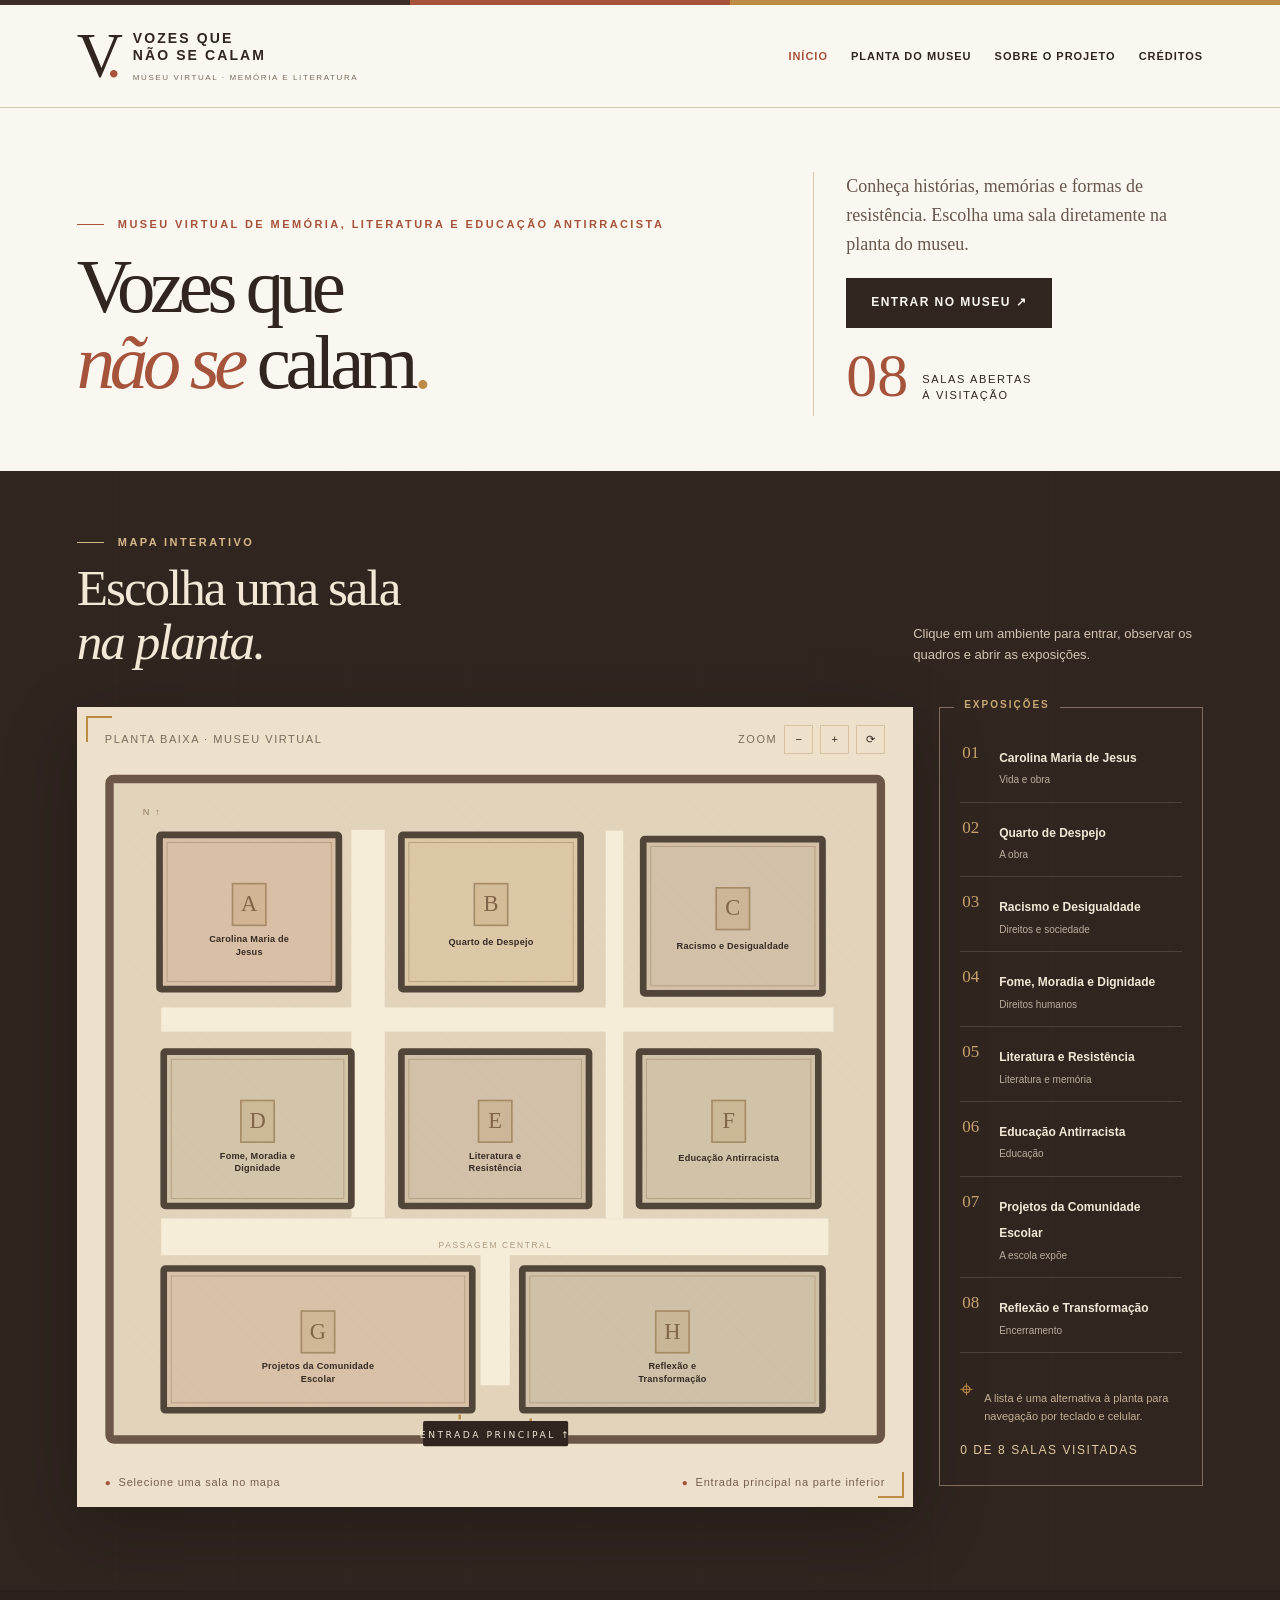
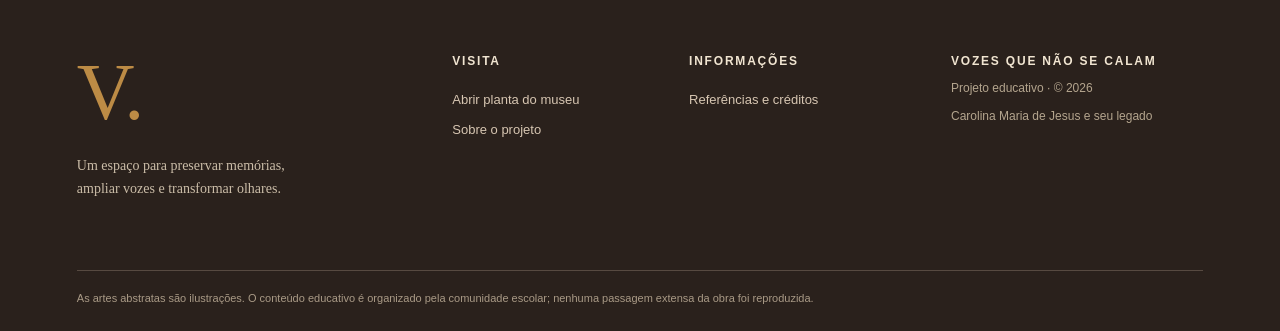
<file: index.html>
<!doctype html>
<html lang="pt-BR">
<head>
  <meta charset="utf-8">
  <meta name="viewport" content="width=device-width, initial-scale=1">
  <meta name="theme-color" content="#30251f">
  <meta name="description" content="Vozes que Não se Calam — Museu Virtual de Memória, Literatura e Educação Antirracista. Visite as salas pela planta interativa.">
  <title>Vozes que Não se Calam — Museu Virtual</title>
  <link rel="stylesheet" href="./css/style.css?v=planta-20261110-v4">
  <link rel="stylesheet" href="./css/responsive.css?v=planta-20261110-v4">
  <!-- Ordem IMPORTANTE: os dados são carregados antes da interface. -->
  <script defer src="./js/dados.js?v=planta-20261110-v4"></script>
  <script defer src="./js/utils.js?v=planta-20261110-v4"></script>
  <script defer src="./js/mapa.js?v=planta-20261110-v4"></script>
  <script defer src="./js/galerias.js?v=planta-20261110-v4"></script>
  <script defer src="./js/main.js?v=planta-20261110-v4"></script>
</head>
<body>
  <a class="skip-link" href="#main">Pular para o conteúdo</a>
  <div class="top-rule"></div>
  <header class="site-header" id="topo">
    <a class="brand" href="#inicio" aria-label="Vozes que Não se Calam — início">
      <span class="brand-symbol" aria-hidden="true">V<span>.</span></span>
      <span class="brand-name"><b>VOZES QUE</b><b>NÃO SE CALAM</b><small>MUSEU VIRTUAL · MEMÓRIA E LITERATURA</small></span>
    </a>
    <button class="mobile-menu" id="mobile-menu" aria-controls="main-nav" aria-expanded="false" aria-label="Abrir menu">☰</button>
    <nav class="main-nav" id="main-nav" aria-label="Navegação principal">
      <a href="#inicio" data-nav="inicio">Início</a>
      <a href="#explorar" data-nav="explorar">Planta do museu</a>
      <a href="#sobre" data-nav="sobre">Sobre o projeto</a>
      <a href="#creditos" data-nav="creditos">Créditos</a>
    </nav>
  </header>
  <main id="main" tabindex="-1">
    <div id="view" aria-live="polite">
      <section class="plain-page wrap"><div class="section-eyebrow">Museu virtual</div>
      <h1 class="display">Abrindo o museu…</h1><p>Carregando a planta e suas exposições.</p></section>
    </div>
  </main>
  <footer class="site-footer">
    <div class="footer-inner">
      <div><span class="footer-monogram">V.</span><p>Um espaço para preservar memórias,<br>ampliar vozes e transformar olhares.</p></div>
      <div><b>Visita</b><a href="#explorar">Abrir planta do museu</a><a href="#sobre">Sobre o projeto</a></div>
      <div><b>Informações</b><a href="#creditos">Referências e créditos</a></div>
      <div class="footer-end"><span>VOZES QUE NÃO SE CALAM</span><small>Projeto educativo · © 2026</small><small>Carolina Maria de Jesus e seu legado</small></div>
    </div>
    <div class="footer-note">As artes abstratas são ilustrações. O conteúdo educativo é organizado pela comunidade escolar; nenhuma passagem extensa da obra foi reproduzida.</div>
  </footer>
  <dialog id="exhibit-dialog" aria-label="Detalhes da peça em exposição">
    <button class="dialog-close" id="dialog-close" aria-label="Fechar detalhes">×</button>
    <div id="dialog-content"></div>
  </dialog>
  <div id="toast" role="status" aria-live="polite"></div>
</body>
</html>
</file>
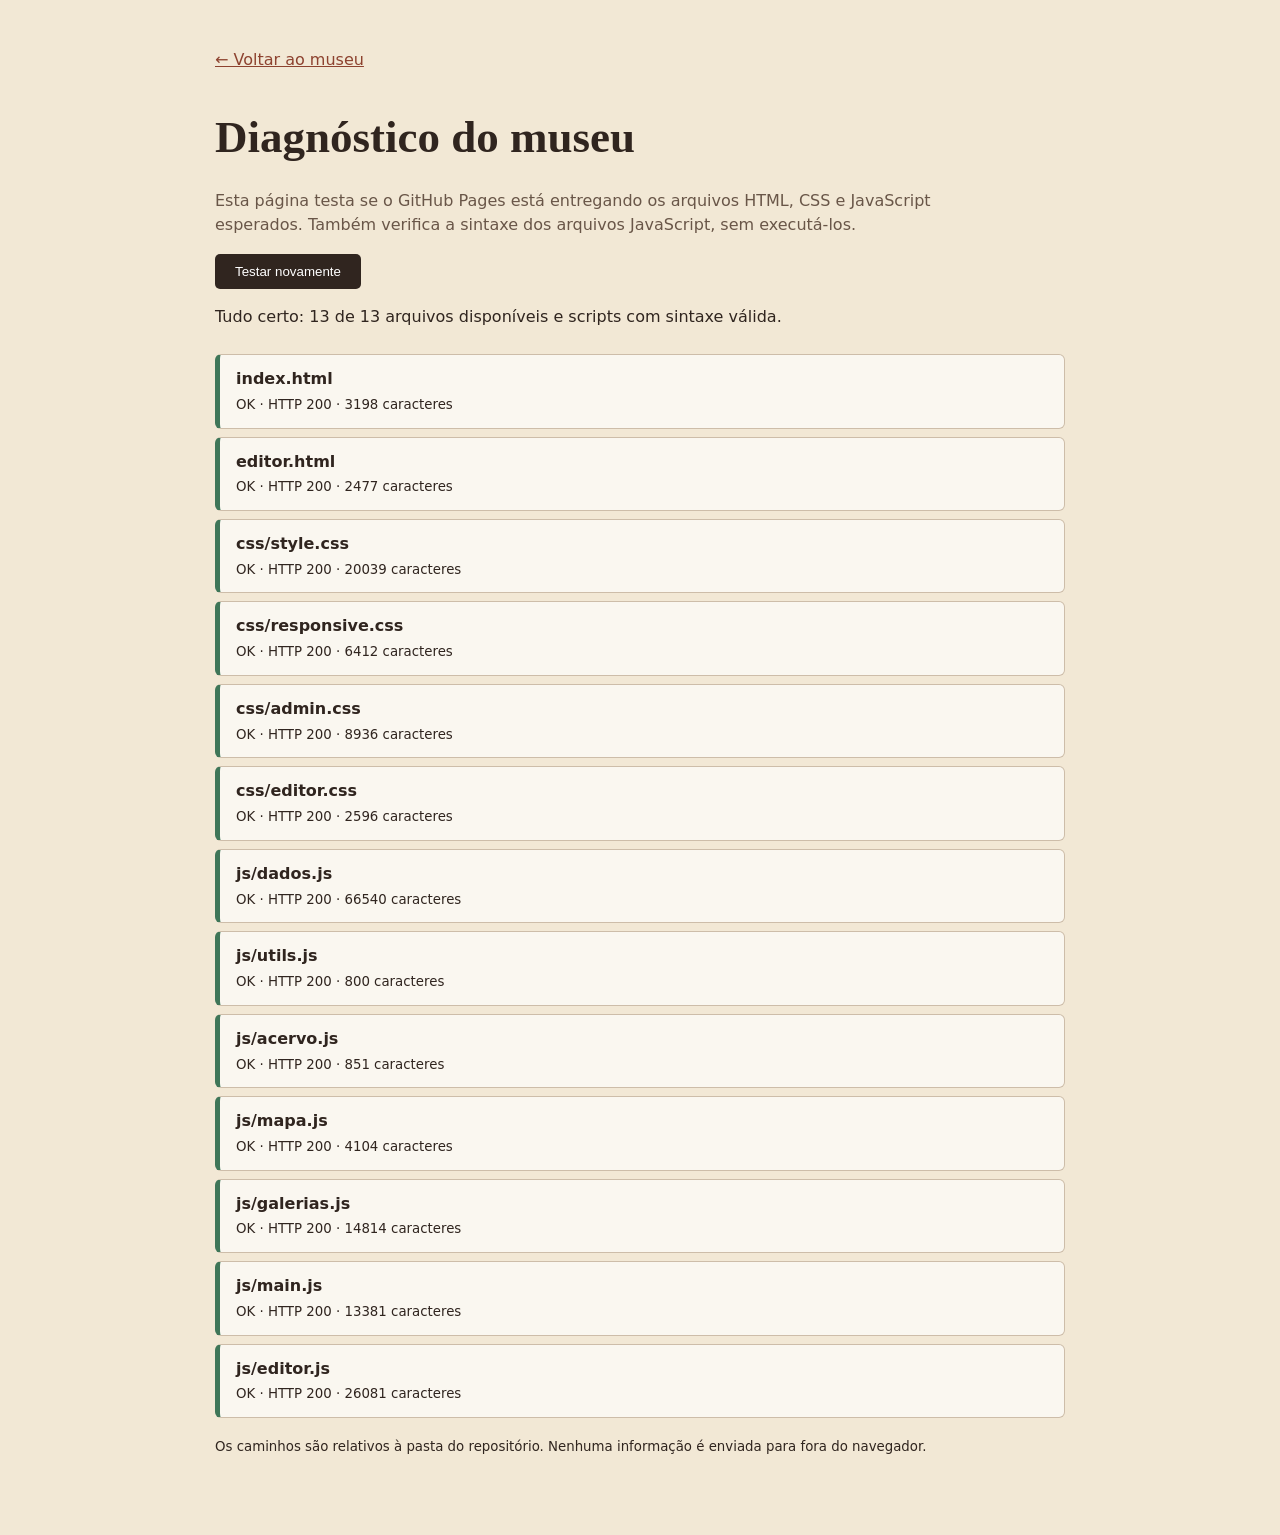
<file: diagnostico.html>
<!doctype html>
<html lang="pt-BR">
<head>
  <meta charset="utf-8">
  <meta name="viewport" content="width=device-width, initial-scale=1">
  <title>Diagnóstico do museu · Vozes que Não se Calam</title>
  <style>
    :root{color-scheme:light}body{font-family:system-ui,-apple-system,Segoe UI,sans-serif;background:#f2e8d5;color:#30251f;margin:0;line-height:1.55}
    main{max-width:850px;margin:auto;padding:32px 20px 60px}h1{font-family:Georgia,serif;font-size:clamp(29px,5vw,45px);margin-bottom:10px}
    p{max-width:75ch}.intro{color:#695648}ul{list-style:none;padding:0;margin-top:24px}li{border:1px solid #cdbda9;background:#faf7f0;padding:12px 16px;margin-bottom:8px;border-radius:6px}
    .ok{border-left:5px solid #3f7658}.fail{border-left:5px solid #ae443e}.pending{border-left:5px solid #ba8b45}
    li strong{display:block}li code{font-size:14px;overflow-wrap:anywhere}li small{display:block;white-space:pre-wrap;overflow-wrap:anywhere;margin-top:3px}
    a{color:#8d422f}button{padding:10px 20px;background:#30251f;border:none;color:white;border-radius:5px;cursor:pointer}
  </style>
</head>
<body><main>
  <p><a href="./index.html">← Voltar ao museu</a></p>
  <h1>Diagnóstico do museu</h1>
  <p class="intro">Esta página testa se o GitHub Pages está entregando os arquivos HTML, CSS e JavaScript esperados. Também verifica a sintaxe dos arquivos JavaScript, sem executá-los.</p>
  <button id="run" type="button">Testar novamente</button>
  <p id="summary" role="status" aria-live="polite">Iniciando verificação…</p>
  <ul id="results"></ul>
  <p><small>Os caminhos são relativos à pasta do repositório. Nenhuma informação é enviada para fora do navegador.</small></p>
</main>
<script>
(function () {
  'use strict';
  var files = [
    'index.html', 'editor.html',
    'css/style.css', 'css/responsive.css', 'css/admin.css', 'css/editor.css',
    'js/dados.js', 'js/utils.js', 'js/acervo.js', 'js/mapa.js', 'js/galerias.js', 'js/main.js', 'js/editor.js'
  ];
  var list=document.getElementById('results'), summary=document.getElementById('summary');
  function createRow(path) {
    var li=document.createElement('li'); li.className='pending';
    var name=document.createElement('strong');name.textContent=path;
    var detail=document.createElement('small');detail.textContent='Verificando…';
    li.append(name,detail);list.append(li);return {li:li,detail:detail};
  }
  async function run() {
    list.replaceChildren();summary.textContent='Verificando arquivos…';
    var count=0;
    for(var i=0;i<files.length;i++) {
      var path=files[i], row=createRow(path), error='';
      try {
        var response=await fetch('./'+path+'?teste='+Date.now(),{cache:'no-store'});
        if(!response.ok) throw new Error('Erro HTTP '+response.status+' — caminho não encontrado ou não publicado.');
        var content=await response.text();
        if(content.length===0) throw new Error('O arquivo está vazio.');
        if(path.endsWith('.js')) {
          try {new Function(content);} catch(syntaxError) {throw new Error('Erro de sintaxe JavaScript: '+syntaxError.message);}
        }
        row.li.className='ok';row.detail.textContent='OK · HTTP '+response.status+' · '+content.length+' caracteres';count++;
      } catch(e) {
        row.li.className='fail';row.detail.textContent=e.message || String(e);
      }
    }
    summary.textContent=count===files.length?'Tudo certo: '+count+' de '+files.length+' arquivos disponíveis e scripts com sintaxe válida.':
      'Atenção: '+count+' de '+files.length+' arquivos aprovados. Consulte os itens em vermelho.';
  }
  document.getElementById('run').addEventListener('click',run);
  run();
}());
</script>
</body></html>
</file>
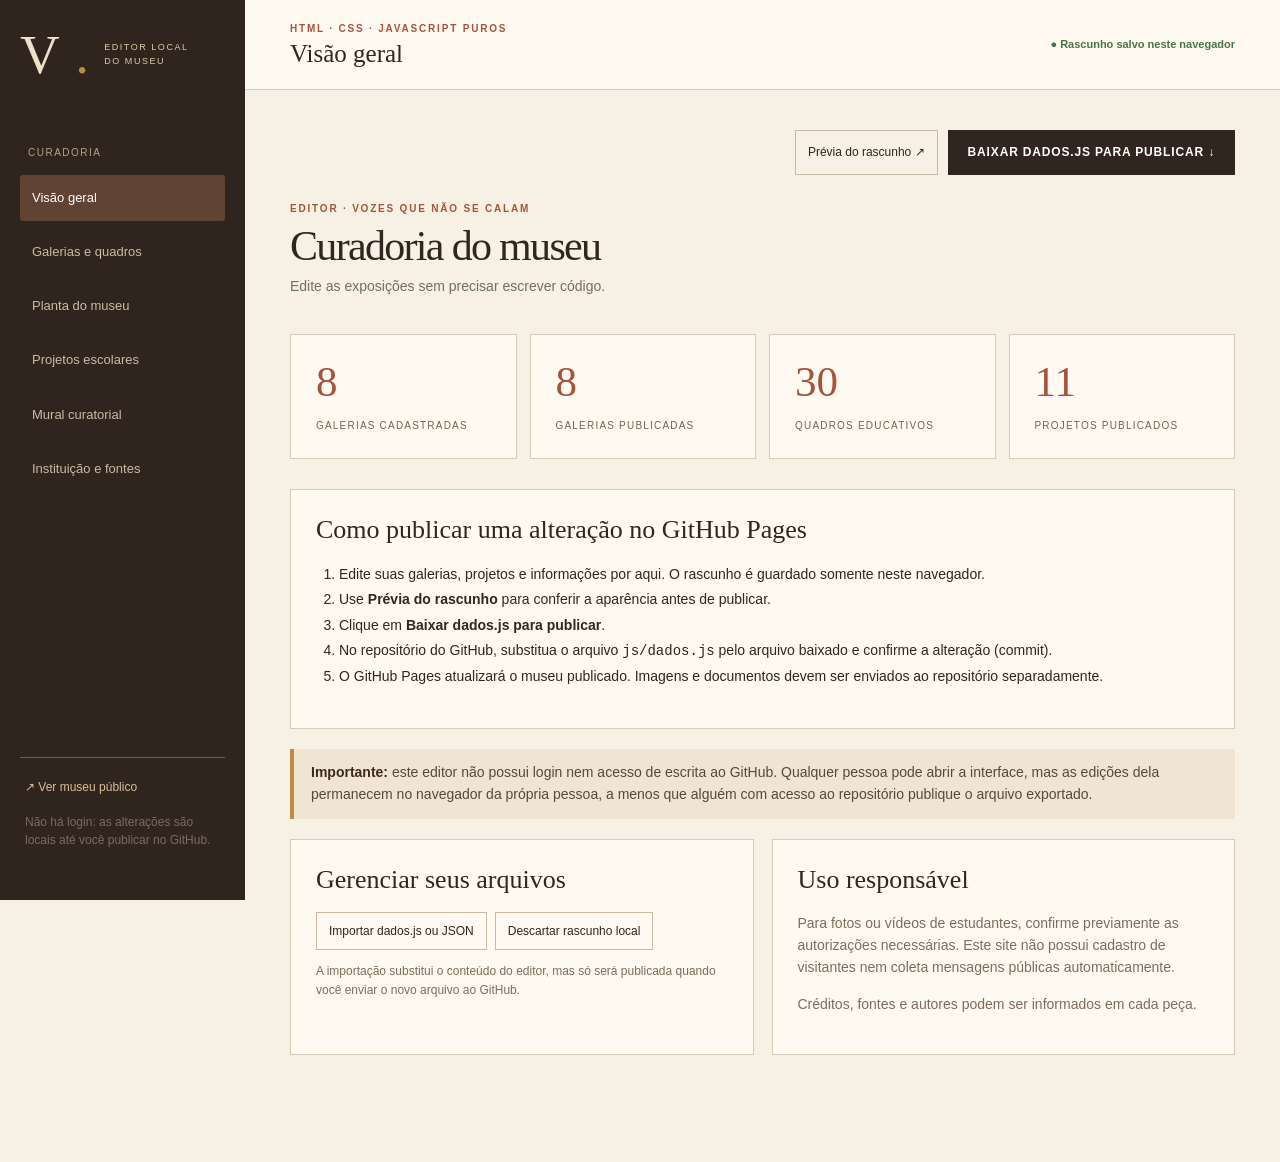
<file: editor.html>
<!doctype html>
<html lang="pt-BR">
<head>
  <meta charset="utf-8">
  <meta name="viewport" content="width=device-width, initial-scale=1">
  <meta name="robots" content="noindex,nofollow">
  <meta name="theme-color" content="#30251f">
  <title>Editor local  Vozes que Não se Calam</title>
  <link rel="stylesheet" href="./css/admin.css">
  <link rel="stylesheet" href="./css/editor.css">
  <script defer src="./js/dados.js"></script>
  <script defer src="./js/editor.js"></script>
</head>
<body>
  <a href="#admin-main" class="skip">Pular para o conteúdo</a>
  <aside class="admin-sidebar">
    <a class="admin-brand" href="./index.html">V<span>.</span><small>EDITOR LOCAL<br>DO MUSEU</small></a>
    <p class="aside-label">CURADORIA</p>
    <nav aria-label="Editor de conteúdo">
      <button type="button" class="tab-link active" data-tab="dashboard"><span>Visão geral</span></button>
      <button type="button" class="tab-link" data-tab="galleries"><span>Galerias e quadros</span></button>
      <button type="button" class="tab-link" data-tab="floor"><span>Planta do museu</span></button>
      <button type="button" class="tab-link" data-tab="projects"><span>Projetos escolares</span></button>
      <button type="button" class="tab-link" data-tab="mural"><span>Mural curatorial</span></button>
      <button type="button" class="tab-link" data-tab="institution"><span>Instituição e fontes</span></button>
    </nav>
    <div class="sidebar-bottom"><a href="./index.html" target="_blank" rel="noopener">↗ Ver museu público</a><span class="small-muted">Não há login: as alterações são locais até você publicar no GitHub.</span></div>
  </aside>
  <div class="admin-main-container">
    <header class="admin-top">
      <div><small class="eyebrow">HTML · CSS · JAVASCRIPT PUROS</small><strong id="admin-title">Editor de conteúdo</strong></div>
      <span class="admin-status">● Rascunho salvo neste navegador</span>
    </header>
    <main id="admin-main">
      <div class="editor-top-actions">
        <button class="secondary" type="button" data-action="preview">Prévia do rascunho ↗</button>
        <button class="primary" type="button" data-action="export">Baixar dados.js para publicar ↓</button>
      </div>
      <div id="admin-content" aria-live="polite"></div>
    </main>
  </div>
  <input type="file" accept=".js,.json,application/json,text/javascript" id="import-file" hidden>
  <div id="admin-toast" role="status" aria-live="polite"></div>
</body>
</html>
</file>
<file: css/style.css>
:root{--paper:#f2e8d5;--white:#faf7f0;--ink:#30251f;--deep:#241c18;--terra:#a6533c;--ochre:#bc8b45;--muted:#796c5f;--line:#d8c7ad;--shadow:0 18px 60px rgba(43,32,25,.1);--serif:Georgia,'Times New Roman',serif;--sans:'Segoe UI',Inter,Arial,sans-serif}
*{box-sizing:border-box}html{scroll-behavior:smooth}body{margin:0;min-width:280px;background:var(--white);color:var(--ink);font:16px/1.65 var(--sans)}button,input,select,textarea{font:inherit}button{cursor:pointer}a{color:inherit}a:focus-visible,button:focus-visible,input:focus-visible,textarea:focus-visible,select:focus-visible,[tabindex]:focus-visible{outline:3px solid #a6533c;outline-offset:4px}button:disabled{opacity:.5;cursor:not-allowed}::selection{background:#c5a267;color:#251d16}.skip-link{position:absolute;z-index:99;transform:translateY(-130%);background:var(--deep);color:white;padding:9px 15px}.skip-link:focus{transform:translateY(0)}.top-rule{height:5px;background:linear-gradient(90deg,#3d2f27 0 32%,#a6533c 32% 57%,#bc8b45 57%)}.site-header{height:103px;max-width:1500px;padding:0 6vw;margin:auto;display:flex;justify-content:space-between;gap:28px;align-items:center;border-bottom:1px solid var(--line)}.brand{display:flex;align-items:center;gap:15px;text-decoration:none;flex:none}.brand-symbol{font:normal 64px/.9 var(--serif);letter-spacing:-9px;margin-right:5px}.brand-symbol span{color:var(--terra)}.brand-name{display:flex;flex-direction:column;font-size:14px;letter-spacing:2.1px;line-height:1.2}.brand-name small{font-size:8px;letter-spacing:1.6px;margin-top:9px;color:var(--muted)}.main-nav{display:flex;align-items:center;gap:clamp(11px,1.8vw,29px)}.main-nav a{text-decoration:none;font-size:11px;letter-spacing:.09em;text-transform:uppercase;font-weight:700;white-space:nowrap;transition:color .2s}.main-nav a:hover,.main-nav a.active{color:var(--terra)}.mobile-menu{display:none;background:transparent;border:0;font-size:25px}.wrap{width:min(1320px,88vw);margin-inline:auto}.section-eyebrow{display:flex;align-items:center;gap:14px;color:var(--terra);text-transform:uppercase;font-size:11px;font-weight:800;letter-spacing:.22em}.section-eyebrow:before{content:'';display:block;width:27px;height:1px;background:currentColor}.eyebrow-light{color:#d6b98b}.display{font:normal clamp(3.3rem,6vw,6.6rem)/.99 var(--serif);letter-spacing:-.07em;margin:.2em 0}.display em{color:var(--terra);font-weight:normal}.lead{font:normal 20px/1.76 var(--serif);color:#5b4c41}.section-heading{font:normal clamp(2.3rem,4vw,4rem)/1.08 var(--serif);letter-spacing:-.05em;margin:.3em 0 .4em}.micro{font-size:11px;font-weight:800;letter-spacing:.15em;text-transform:uppercase}.muted{color:var(--muted)}.button{display:inline-flex;align-items:center;gap:12px;justify-content:center;text-decoration:none;border:1px solid var(--ink);background:var(--ink);color:var(--white);padding:14px 24px;font-size:12px;font-weight:800;letter-spacing:.12em;text-transform:uppercase;transition:transform .25s,background .25s}.button:hover{background:var(--terra);border-color:var(--terra);transform:translateY(-2px)}.button.ghost{background:transparent;color:var(--ink)}.button.ghost:hover{color:white;background:var(--ink)}.button.light{border-color:#f1e3c8;background:#f1e3c8;color:var(--ink)}.button.light:hover{background:white}.small-button{border:1px solid var(--line);background:transparent;padding:9px 14px;color:var(--ink);font-size:12px;font-weight:700}.small-button:hover{background:var(--paper)}.intro{padding-top:64px;padding-bottom:55px;display:grid;grid-template-columns:1fr 390px;gap:80px;align-items:end}.intro .display{max-width:850px}.intro-aside{border-left:1px solid var(--line);padding-left:32px;padding-bottom:12px}.intro-aside p{font:18px/1.6 var(--serif);margin:0 0 20px;color:#67574d}.intro-counter{display:flex;align-items:flex-end;gap:14px;margin-top:20px}.intro-counter strong{font:62px/.9 var(--serif);color:var(--terra)}.intro-counter span{font-size:11px;text-transform:uppercase;letter-spacing:.15em;line-height:1.5}.museum-section{background:var(--ink);color:var(--paper);padding:62px 0 83px;position:relative;overflow:hidden}.museum-section:before{position:absolute;inset:0;content:'';opacity:.12;pointer-events:none;background:repeating-linear-gradient(90deg,transparent 0,transparent 115px,rgba(255,255,255,.07) 116px,transparent 117px)}.map-heading{display:flex;justify-content:space-between;gap:32px;align-items:end;margin-bottom:28px}.map-heading h2{font:normal clamp(2.2rem,4vw,4rem)/1.05 var(--serif);letter-spacing:-.04em;margin:10px 0}.map-heading p{font-size:13px;color:#d5c5b3;max-width:290px}.map-layout{display:grid;grid-template-columns:minmax(0,1fr) 264px;gap:26px;align-items:start}.map-card{background:#eee1cb;position:relative;padding:18px 20px 15px;box-shadow:0 22px 70px rgba(0,0,0,.22)}.map-card::before,.map-card::after{content:'';position:absolute;width:24px;height:24px;border-color:#bc8b45;border-style:solid;pointer-events:none}.map-card::before{top:9px;left:9px;border-width:2px 0 0 2px}.map-card::after{bottom:9px;right:9px;border-width:0 2px 2px 0}.map-toolbar{display:flex;justify-content:space-between;align-items:center;color:var(--muted);font-size:11px;text-transform:uppercase;letter-spacing:.14em;padding:0 8px 10px}.map-tools{display:flex;gap:7px;align-items:center}.map-tools button{background:transparent;border:1px solid #d7c2a1;color:var(--ink);height:29px;min-width:29px}.map-viewport{overflow:hidden;touch-action:pan-x pan-y}.floorplan-svg{width:100%;height:auto;display:block;transform-origin:center center;transition:transform .18s}.map-room{cursor:pointer}.map-room rect{transition:fill-opacity .22s,stroke .22s}.map-room:hover rect:first-child,.map-room:focus rect:first-child{fill-opacity:.4;stroke:var(--terra);stroke-width:10}.map-room.room-visited rect:first-child{stroke:#9f8654}.map-room-letter{font:normal 27px var(--serif);fill:#806548}.map-room-name{font:bold 11px var(--sans);fill:#352b25;letter-spacing:.25px;pointer-events:none}.map-corridor-label{font:10px var(--sans);letter-spacing:2px;fill:#aa997e}.map-north{fill:#90775c;font:11px var(--sans);letter-spacing:2px}.map-caption{display:flex;justify-content:space-between;gap:20px;align-items:center;padding:9px 8px 0;color:#755f4b;font-size:11px;letter-spacing:.07em}.map-caption span:before{content:'●';color:var(--terra);font-size:10px;margin-right:7px}.map-sidebar{border:1px solid #826c5e;padding:23px 20px 22px;position:relative}.map-sidebar:before{content:'EXPOSIÇÕES';position:absolute;top:-11px;left:14px;background:var(--ink);color:#c9a975;padding:0 10px;font-size:10px;font-weight:800;letter-spacing:.2em}.room-links{display:flex;flex-direction:column;gap:3px}.room-link{background:transparent;color:var(--paper);border:0;display:flex;align-items:flex-start;gap:12px;text-align:left;padding:13px 2px;border-bottom:1px solid rgba(248,228,194,.15);width:100%}.room-link:hover{color:#f1c787}.room-link-num{font:17px/1 var(--serif);color:#c8a26d;min-width:25px}.room-link b{font-size:12px;font-weight:600;line-height:1.5}.room-link small{display:block;font-size:10px;color:#bcae9d;margin-top:2px}.map-hint{display:flex;gap:11px;align-items:start;color:#c6af93;font-size:11px;margin:25px 0 0;line-height:1.65}.map-hint span{font-size:23px;color:var(--ochre);line-height:1}.collections{padding:100px 0}.collections-head{display:flex;justify-content:space-between;align-items:end;gap:35px;margin-bottom:36px}.collections-head p{max-width:370px;color:#77685b}.collection-grid{display:grid;grid-template-columns:repeat(4,minmax(0,1fr));gap:18px}.collection-card{display:flex;flex-direction:column;min-height:330px;background:var(--paper);text-decoration:none;padding:25px 24px;position:relative;overflow:hidden;border:1px solid #e0d1b6;transition:transform .2s,box-shadow .2s}.collection-card:hover{transform:translateY(-5px);box-shadow:var(--shadow)}.collection-card:before{content:'';display:block;position:absolute;right:-30px;top:-35px;width:160px;height:190px;border:20px double var(--accent);opacity:.2;transform:rotate(-24deg)}.collection-card>span{font-size:11px;letter-spacing:.18em;font-weight:800;color:var(--terra)}.collection-card .card-art{display:grid;place-items:center;width:100%;height:132px;flex:none;font:italic 82px var(--serif);opacity:.8;color:var(--accent)}.collection-card h3{font:normal 25px/1.08 var(--serif);letter-spacing:-.04em;margin:auto 0 8px;position:relative}.collection-card p{font-size:12px;line-height:1.5;margin:0;color:#7b6e60}.card-footer{display:flex;justify-content:space-between;align-items:center;border-top:1px solid #d7c6aa;padding-top:15px;margin-top:25px;font-size:10px;text-transform:uppercase;letter-spacing:.15em;font-weight:800}.card-footer strong{font-size:19px}.quote-band{padding:100px 0;background:#e6d7bd;border-top:1px solid var(--line);border-bottom:1px solid var(--line);text-align:center;position:relative}.quote-band:before{content:'“';position:absolute;font:190px/1 var(--serif);color:#b18b5a;opacity:.24;left:8%;top:3%}.quote-band p{font:normal clamp(2rem,4vw,4rem)/1.16 var(--serif);letter-spacing:-.035em;max-width:1000px;margin:0 auto 26px}.quote-band small{font-size:11px;letter-spacing:.2em;text-transform:uppercase;font-weight:700;color:#795a3d}.about-teaser{padding:90px 0;display:grid;grid-template-columns:1fr 1fr;gap:90px;align-items:center}.about-teaser p{font:17px/1.8 var(--serif)}.about-ornament{height:380px;background:#30251f;position:relative;display:grid;place-items:center;overflow:hidden}.about-ornament:before,.about-ornament:after{content:'';position:absolute;border:2px solid rgba(244,224,189,.35);width:66%;height:73%;transform:rotate(15deg)}.about-ornament:after{transform:rotate(-15deg);width:48%;height:92%;border-color:rgba(166,83,60,.75)}.about-ornament span{font:normal 130px var(--serif);color:#dfc498;z-index:1}.page-intro{padding:70px 0 45px}.page-intro .lead{max-width:860px;margin-top:25px}.backline{display:inline-flex;gap:12px;align-items:center;text-decoration:none;color:var(--terra);font-size:11px;font-weight:800;text-transform:uppercase;letter-spacing:.15em;margin-bottom:45px}.gallery-stage{background:#312620;color:#f7eee0;padding:60px 0 95px;position:relative;overflow:hidden}.gallery-stage:before{content:'';height:210px;position:absolute;left:0;right:0;bottom:0;background:linear-gradient(to bottom,#403028,#6f5641);clip-path:polygon(0 0,100% 0,100% 100%,0 100%);opacity:.55}.gallery-wall{background:linear-gradient(#eadfc9,#e1d1b5);border-top:14px solid #cbbb9c;border-bottom:26px solid #8d755d;padding:40px 42px 66px;color:var(--ink);box-shadow:inset 0 0 45px #a28d7155,0 30px 45px rgba(0,0,0,.22);position:relative}.gallery-wall:after{content:'';position:absolute;bottom:-46px;left:-10%;right:-10%;height:17px;background:#8a725b;box-shadow:0 6px 15px #0004}.gallery-plaque{width:min(760px,100%);margin:0 auto 43px;text-align:center}.gallery-plaque span{font-size:10px;font-weight:800;letter-spacing:.24em;color:#a6533c}.gallery-plaque h2{font:normal clamp(2rem,3.3vw,3.4rem)/1.1 var(--serif);letter-spacing:-.04em;margin:12px 0}.gallery-plaque p{font-size:13px;color:#6a594c;max-width:650px;margin:auto}.exhibit-grid{display:grid;grid-template-columns:repeat(3,minmax(0,1fr));gap:38px 40px;position:relative}.frame-button{background:transparent;border:0;padding:0;color:inherit;text-align:left;min-width:0;transition:transform .2s}.frame-button:hover{transform:translateY(-4px)}.art-frame{display:flex;height:210px;align-items:center;justify-content:center;padding:12px;background:#654b37;border:7px ridge #ac834f;box-shadow:2px 5px 14px #0004,0 0 0 2px #634e34;position:relative}.art-frame:before{content:'';position:absolute;top:-13px;left:50%;width:5px;height:5px;border:2px solid #a48b61;border-radius:100%;transform:translateX(-50%)}.art-print{display:grid;place-items:center;background:linear-gradient(145deg,#f6e9d1,#dcc5a5);width:100%;height:100%;position:relative;overflow:hidden}.art-print:before{content:'';width:66%;height:76%;border:1px solid #a58b69;position:absolute;transform:rotate(-8deg)}.art-print:after{content:'';position:absolute;border-top:1px solid #b49b78;width:150%;transform:rotate(32deg);opacity:.8}.art-print span{font:normal clamp(5rem,9vw,9rem)/1 var(--serif);color:var(--accent,#a6533c);opacity:.7;z-index:1;transform:rotate(-7deg)}.art-print.type-1{background:repeating-linear-gradient(0deg,#e6d4b4 0 4px,#ecdcc0 4px 25px)}.art-print.type-2{background:radial-gradient(circle at 50% 30%,#e9b980,#bb835e 40%,#e5d1ab 41%,#efe0c5)}.art-print.type-3{background:linear-gradient(150deg,#ddc6ab 0 45%,#f0e3cd 46% 54%,#b68b6b 55%)}.art-print.type-4{background:repeating-linear-gradient(45deg,#e9dbc3 0 10px,#c8ad8b 11px 12px)}.art-print.type-5{background:radial-gradient(#d1b99a 2px,transparent 3px),#efdebf;background-size:22px 22px}.frame-label{display:block;text-align:center;margin:22px auto 0;background:#f5ecd9;min-height:59px;padding:10px;border:1px solid #d6c2a3;box-shadow:0 2px 3px #0001}.frame-label strong{display:block;font:normal 16px/1.2 var(--serif)}.frame-label small{font-size:9px;letter-spacing:.12em;text-transform:uppercase;color:#896e54}.gallery-description{padding:65px 0;display:grid;grid-template-columns:1fr 1.4fr;gap:55px;border-bottom:1px solid var(--line)}.gallery-description h2,.gallery-reflection h2{font:normal 38px/1.14 var(--serif);letter-spacing:-.035em;margin:0}.gallery-description p{line-height:1.9;color:#615449;margin:0}.gallery-reflection{padding:62px 0 85px;display:flex;align-items:center;justify-content:space-between;gap:50px}.gallery-reflection>div:first-child{max-width:720px}.gallery-reflection p{font:normal 24px/1.5 var(--serif);margin:20px 0}.gallery-nav{display:flex;gap:11px;flex-wrap:wrap}.detail-reference{margin-top:18px;padding-top:15px;border-top:1px solid var(--line);color:var(--muted);font-size:12px}.gallery-special{background:#ede1cd;padding:60px 0}.interactive-card{padding:25px;background:var(--white);border:1px solid var(--line);box-shadow:0 10px 25px #3526180d}.interactive-card h3{font:normal 27px var(--serif);margin:0 0 14px}.timeline{display:flex;gap:13px;overflow-x:auto;padding-bottom:15px}.timeline-item{min-width:175px;max-width:175px;background:var(--paper);padding:16px;border-left:3px solid var(--terra)}.timeline-item b{color:var(--terra);font:normal 25px var(--serif)}.timeline-item p{font-size:12px;margin:7px 0 0;line-height:1.5}.quiz-options{display:grid;gap:10px;margin:20px 0}.quiz-option{border:1px solid var(--line);background:var(--paper);text-align:left;padding:13px 15px;color:var(--ink)}.quiz-option:hover{border-color:var(--terra)}.quiz-option[aria-pressed="true"]{background:#cda87e}.quiz-feedback{min-height:50px;padding:12px 0;font-size:14px}.quiz-next{margin-top:10px}.project-grid{display:grid;grid-template-columns:repeat(3,1fr);gap:18px}.project-card{background:var(--white);border:1px solid var(--line);padding:27px;text-decoration:none;display:flex;flex-direction:column;min-height:200px}.project-card span{color:var(--terra);font-size:11px;font-weight:800;letter-spacing:.15em;text-transform:uppercase}.project-card h3{font:normal 25px/1.18 var(--serif);margin:25px 0 12px}.project-card p{font-size:13px;color:var(--muted);margin:0}.placeholder-project{background:rgba(255,255,255,.48);border:1px dashed #c1aa8b;color:#79634d}.placeholder-project p{font-size:12px;margin-top:auto}.subheading{font:normal 31px var(--serif);margin:0 0 24px}.biographies{display:grid;grid-template-columns:repeat(4,1fr);gap:14px}.bio-item{background:var(--white);padding:18px;border-top:3px solid var(--terra)}.bio-item strong{font:normal 19px var(--serif)}.bio-item p{font-size:12px;color:var(--muted)}.mural-container{display:grid;grid-template-columns:.85fr 1.15fr;gap:30px}.form-field{display:flex;flex-direction:column;gap:9px;margin:15px 0}.form-field label{font-size:12px;text-transform:uppercase;letter-spacing:.1em;font-weight:800}.form-field textarea,.form-field input,.form-field select{width:100%;padding:13px;border:1px solid #cbbda5;background:#fcfaf5;color:var(--ink);border-radius:0}.mural-post{padding:19px 0;border-bottom:1px solid var(--line);font:18px/1.6 var(--serif)}.mural-post small{display:block;font:11px var(--sans);color:var(--muted);margin-top:9px}.plain-page{padding:75px 0 110px;min-height:50vh}.plain-page .reading{max-width:860px}.plain-page .reading p{font-size:17px;line-height:1.9}.collection-item{border-bottom:1px solid var(--line);display:flex;align-items:start;gap:25px;padding:22px 0;text-decoration:none}.collection-item>span{font:25px var(--serif);color:var(--ochre)}.collection-item div{flex:1}.collection-item small{font-size:10px;text-transform:uppercase;letter-spacing:.2em;color:var(--terra)}.collection-item h3{font:normal 24px var(--serif);margin:2px 0 8px}.collection-item p{font-size:13px;color:var(--muted);margin:0}.collection-item>b{font:25px var(--serif)}.search{width:100%;max-width:800px;padding:15px 18px;background:#fff;border:1px solid #bca990;margin:0 0 18px}.reference-list{line-height:2.1;font-size:14px}.reference-list a:hover{color:var(--terra)}.empty-state{background:#efe3cd;padding:28px;color:var(--muted);font:18px var(--serif)}.project-media{display:grid;grid-template-columns:repeat(3,1fr);gap:12px}.project-media img{width:100%;height:220px;object-fit:cover}.site-footer{background:#2a211c;color:#f1e5d1;padding:62px 0 24px}.footer-inner{width:min(1320px,88vw);margin:auto;display:grid;grid-template-columns:1.35fr .8fr .9fr 1fr;gap:35px}.footer-monogram{font:80px/1 var(--serif);color:var(--ochre)}.footer-inner p{color:#cbbda8;font:14px/1.7 var(--serif)}.footer-inner>div{display:flex;flex-direction:column;align-items:start;gap:8px}.footer-inner>div>b{font-size:12px;text-transform:uppercase;letter-spacing:.15em;margin-bottom:10px}.footer-inner a{font-size:13px;text-decoration:none;color:#d7c6b2}.footer-inner a:hover{color:#ebac7d}.footer-end span{font-weight:700;letter-spacing:.15em;font-size:12px}.footer-end small{color:#b4a58e;font-size:12px}.footer-note{width:min(1320px,88vw);margin:55px auto 0;border-top:1px solid #574a41;padding-top:18px;color:#a99a86;font-size:11px}dialog{border:0;background:var(--white);color:var(--ink);width:min(760px,90vw);max-height:88vh;padding:0;box-shadow:0 25px 100px #0006}dialog::backdrop{background:rgba(15,12,11,.75);backdrop-filter:blur(4px)}.dialog-close{position:sticky;top:10px;left:calc(100% - 56px);width:42px;height:42px;border:0;background:var(--ink);color:white;font-size:28px;z-index:2}.dialog-body{padding:10px 55px 55px}.dialog-body .micro{color:var(--terra)}.dialog-body h2{font:normal 44px/1.07 var(--serif);margin:12px 0 22px}.dialog-body p{font-size:16px;line-height:1.9}.dialog-image{max-width:100%;max-height:320px;object-fit:contain;display:block;margin:18px auto 30px}.dialog-deco{height:155px;background:linear-gradient(130deg,#e3caa4,#f3e9d7 50%,#cf9f7b);display:grid;place-items:center;margin:15px 0 20px;font:110px var(--serif);color:#ad7658}.inline-image{width:100%;max-width:600px;margin:15px 0}.breadcrumbs{font-size:11px;text-transform:uppercase;letter-spacing:.12em;color:#8b7c6c}.breadcrumbs a{text-decoration:none;color:var(--terra)}#toast{position:fixed;bottom:20px;right:20px;z-index:100;background:#30251f;color:white;padding:13px 20px;max-width:330px;box-shadow:var(--shadow);opacity:0;transform:translateY(20px);pointer-events:none;transition:opacity .25s,transform .25s;font-size:13px}#toast.show{opacity:1;transform:translateY(0)}.project-scope{margin-bottom:25px}.statement{padding:26px 28px;border-left:5px solid var(--ochre);background:var(--paper);font:23px/1.5 var(--serif)}.scale-tools{display:flex;gap:6px;align-items:center}.scale-tools button{font-size:13px}.progress-label{font-size:12px;color:#e2c8a2;text-transform:uppercase;letter-spacing:.13em}.divider-dark{border:0;border-top:1px solid #a59886;opacity:.5;margin:32px 0}

.preview-notice{position:fixed;inset:auto 12px 12px;z-index:100;background:#30251f;color:#f2e8d5;padding:13px 20px;text-align:center;font:700 11px/1.4 system-ui;letter-spacing:.06em;box-shadow:0 7px 30px #0004;pointer-events:none}
</file>
<file: css/responsive.css>
@media(max-width:1250px) {
    .site-header {
        padding-inline: 4vw
    }

    .main-nav {
        gap: 13px
    }

    .main-nav a {
        font-size: 10px
    }

    .collection-grid {
        grid-template-columns: repeat(2, 1fr)
    }

    .map-layout {
        grid-template-columns: minmax(0, 1fr) 230px
    }

    .exhibit-grid {
        gap: 28px 20px
    }
}

@media(max-width:980px) {
    .intro {
        grid-template-columns: 1fr;
        gap: 24px
    }

    .intro-aside {
        max-width: 650px
    }

    .site-header {
        height: 85px
    }

    .brand-symbol {
        font-size: 50px
    }

    .brand-name {
        font-size: 12px
    }

    .mobile-menu {
        display: block
    }

    .main-nav {
        display: none;
        position: absolute;
        top: 88px;
        right: 0;
        left: 0;
        z-index: 10;
        background: var(--white);
        padding: 24px 6vw;
        box-shadow: 0 20px 35px #0002;
        flex-direction: column;
        align-items: start;
        gap: 14px
    }

    .main-nav.open {
        display: flex
    }

    .main-nav a {
        font-size: 13px
    }

    .map-layout {
        grid-template-columns: 1fr
    }

    .map-sidebar {
        display: none
    }

    .map-heading {
        align-items: start
    }

    .about-teaser {
        gap: 30px
    }

    .gallery-description {
        grid-template-columns: 1fr;
        gap: 20px
    }

    .footer-inner {
        grid-template-columns: repeat(2, 1fr)
    }

    .biographies {
        grid-template-columns: repeat(2, 1fr)
    }
}

@media(max-width:680px) {
    .wrap {
        width: 90vw
    }

    .site-header {
        padding-inline: 5vw
    }

    .brand-name small {
        font-size: 7px;
        letter-spacing: .6px
    }

    .brand-name {
        letter-spacing: 1px
    }

    .intro {
        padding-top: 42px;
        padding-bottom: 38px
    }

    .display {
        font-size: clamp(3.2rem, 11.3vw, 5rem)
    }

    .intro-aside {
        padding-left: 20px
    }

    .intro-aside p {
        font-size: 16px
    }

    .museum-section {
        padding: 46px 0 60px
    }

    .map-heading {
        display: block
    }

    .map-heading p {
        max-width: none
    }

    .map-card {
        padding: 14px 8px
    }

    .map-toolbar {
        font-size: 9px;
        letter-spacing: 0
    }

    .map-caption {
        font-size: 9px;
        flex-wrap: wrap;
        gap: 6px
    }

    .collections {
        padding: 64px 0
    }

    .collections-head {
        display: block
    }

    .collection-grid {
        grid-template-columns: 1fr 1fr;
        gap: 10px
    }

    .collection-card {
        min-height: 255px;
        padding: 15px
    }

    .collection-card .card-art {
        height: 90px;
        font-size: 54px
    }

    .collection-card h3 {
        font-size: 19px
    }

    .collection-card p {
        font-size: 11px
    }

    .card-footer {
        margin-top: 14px
    }

    .quote-band {
        padding: 70px 0
    }

    .about-teaser {
        grid-template-columns: 1fr;
        padding: 65px 0
    }

    .about-ornament {
        height: 260px
    }

    .page-intro {
        padding-top: 42px
    }

    .gallery-stage {
        padding: 28px 0 70px
    }

    .gallery-wall {
        padding: 30px 14px 42px;
        border-top-width: 8px
    }

    .gallery-plaque {
        margin-bottom: 25px
    }

    .exhibit-grid {
        grid-template-columns: repeat(2, minmax(0, 1fr));
        gap: 26px 13px
    }

    .art-frame {
        height: 160px;
        padding: 7px;
        border-width: 5px
    }

    .art-print span {
        font-size: 5rem
    }

    .frame-label {
        margin-top: 14px;
        padding: 7px
    }

    .frame-label strong {
        font-size: 13px
    }

    .frame-label small {
        font-size: 8px
    }

    .gallery-description {
        padding: 40px 0
    }

    .gallery-reflection {
        display: block;
        padding: 45px 0
    }

    .gallery-reflection p {
        font-size: 22px
    }

    .gallery-nav {
        margin-top: 20px
    }

    .gallery-special {
        padding: 40px 0
    }

    .project-grid {
        grid-template-columns: 1fr
    }

    .mural-container {
        grid-template-columns: 1fr
    }

    .plain-page {
        padding: 46px 0 70px
    }

    .footer-inner {
        grid-template-columns: 1fr 1fr;
        gap: 32px 20px
    }

    .footer-inner p {
        font-size: 12px
    }

    .dialog-body {
        padding: 8px 25px 35px
    }

    .dialog-body h2 {
        font-size: 32px
    }

    .map-viewport {
        overflow: auto
    }

    .floorplan-svg {
        min-width: 370px
    }

    .gallery-plaque h2 {
        font-size: 28px
    }
}

@media(max-width:380px) {
    .brand-symbol {
        font-size: 42px
    }

    .brand-name {
        font-size: 11px
    }

    .collection-grid {
        grid-template-columns: 1fr
    }

    .collection-card {
        min-height: 220px
    }

    .collection-card .card-art {
        height: 80px
    }

    .exhibit-grid {
        grid-template-columns: 1fr
    }

    .art-frame {
        height: 195px
    }

    .footer-inner {
        grid-template-columns: 1fr
    }
}

@media(prefers-reduced-motion:reduce) {
    html {
        scroll-behavior: auto
    }

    *,
    *:before,
    *:after {
        transition: none !important;
        animation: none !important
    }
}

/* A lista textual permanece acessível nos celulares, mesmo sem usar a planta. */
@media(max-width:980px) {
    .map-sidebar {
        display: block !important
    }
}


/* Ajustes da planta para celulares */
@media (max-width: 680px) {

  .map-layout {
    display: grid;
    grid-template-columns: minmax(0, 1fr);
    min-width: 0;
    max-width: 100%;
  }

  .map-card {
    width: 100%;
    min-width: 0;
    max-width: 100%;
    box-sizing: border-box;
    padding: 12px 8px;
  }

  #museum-map {
    min-width: 0;
    max-width: 100%;
  }

  .map-viewport {
    width: 100%;
    min-width: 0;
    max-width: 100%;
    overflow-x: auto !important;
    overflow-y: hidden;
    overscroll-behavior-x: contain;
    -webkit-overflow-scrolling: touch;
  }

  .floorplan-svg {
    display: block;
    width: 100%;
    min-width: 620px;
    max-width: none;
    height: auto;
  }

  .map-toolbar,
  .map-caption {
    flex-wrap: wrap;
    gap: 8px;
  }
}
</file>
<file: css/admin.css>
:root{--paper:#f2e8d5;--white:#faf7f0;--ink:#30251f;--terra:#a6533c;--ochre:#bc8b45;--muted:#7b6c5d;--line:#d7cab7;--sans:'Segoe UI',Arial,sans-serif;--serif:Georgia,'Times New Roman',serif}*{box-sizing:border-box}body{margin:0;background:#f6f0e5;color:var(--ink);font:14px/1.55 var(--sans)}a{color:inherit}button,input,textarea,select{font:inherit}button{cursor:pointer}button:disabled{opacity:.45;cursor:not-allowed}a:focus-visible,button:focus-visible,input:focus-visible,textarea:focus-visible{outline:3px solid var(--terra);outline-offset:2px}[hidden]{display:none!important}.skip{position:absolute;top:-60px;left:0;background:#000;color:white;padding:10px}.skip:focus{top:0}.eyebrow{display:block;font-size:10px;letter-spacing:.18em;font-weight:800;color:var(--terra);text-transform:uppercase}.login-shell{min-height:100vh;display:grid;grid-template-columns:1fr 1fr}.login-decoration{background:#30251f;color:var(--paper);display:flex;flex-direction:column;align-items:center;justify-content:center;gap:40px}.login-decoration span{font:clamp(110px,15vw,240px)/1 var(--serif);color:#c6a06c}.login-decoration div{font-size:10px;letter-spacing:.25em}.login-panel{padding:min(10vw,130px);display:flex;flex-direction:column;justify-content:center;max-width:750px}.login-panel h1{font:normal clamp(3rem,5vw,5.5rem)/1 var(--serif);letter-spacing:-.06em;margin:25px 0}.login-panel h1 em{color:var(--terra)}.login-panel p{font-size:16px;color:var(--muted)}.login-panel form{display:flex;flex-direction:column;gap:13px;margin:28px 0}.login-panel label,.form-row label,.field label{font-size:11px;font-weight:800;text-transform:uppercase;letter-spacing:.09em}.login-panel input,.field input,.field textarea,.field select,.form-row input,.form-row textarea,.form-row select{background:#fffaf2;border:1px solid #d4c6b3;padding:11px 13px;color:var(--ink);width:100%;outline-offset:2px;min-height:42px}.login-panel button,.primary{background:var(--ink);color:white;border:1px solid var(--ink);padding:12px 19px;font-size:12px;font-weight:800;text-transform:uppercase;letter-spacing:.07em}.login-panel button:hover,.primary:hover{background:var(--terra);border-color:var(--terra)}.login-panel>small{color:var(--muted)}.back-link{font-size:11px;text-transform:uppercase;letter-spacing:.12em;text-decoration:none;margin-bottom:45px}.admin-sidebar{width:245px;position:fixed;inset:0 auto 0 0;background:#2f251e;color:#eee0cb;padding:30px 20px;display:flex;flex-direction:column;z-index:3}.admin-brand{display:flex;align-items:center;gap:22px;text-decoration:none;font:55px/.9 var(--serif);letter-spacing:-.12em}.admin-brand span{color:#bc8b45}.admin-brand small{letter-spacing:.17em;font:9px/1.5 var(--sans);color:#e1cba7}.aside-label{color:#b9a18a;font-size:10px;letter-spacing:.15em;margin:65px 8px 15px}.admin-sidebar nav{display:grid;gap:5px}.tab-link{display:flex;align-items:center;gap:11px;padding:13px 12px;border:0;background:none;color:#cbbba6;text-align:left;border-radius:3px}.tab-link:hover,.tab-link.active{background:#614333;color:#fff}.tab-link span{font-size:13px}.sidebar-bottom{margin-top:auto;display:grid;gap:16px;padding:20px 5px;border-top:1px solid #715c4d}.sidebar-bottom a,.logout{font-size:12px;color:#d8be9c;background:transparent;border:0;text-decoration:none;text-align:left;padding:0}.admin-main-container{margin-left:245px}.admin-top{height:90px;display:flex;align-items:center;justify-content:space-between;padding:0 45px;background:#fffaf1;border-bottom:1px solid var(--line)}.admin-top strong{font:normal 25px var(--serif);display:block;margin-top:4px}.admin-status{color:#48744a;font-size:11px;font-weight:700}.admin-main-container main{padding:40px 45px 90px;max-width:1450px;margin:auto}.admin-heading{display:flex;align-items:end;justify-content:space-between;gap:24px;margin-bottom:30px}.admin-heading h1{font:normal 42px/1 var(--serif);letter-spacing:-.04em;margin:9px 0}.admin-heading p{color:var(--muted);margin:6px 0}.stats{display:grid;grid-template-columns:repeat(4,1fr);gap:13px;margin-bottom:30px}.stat{background:#fffaf1;border:1px solid var(--line);padding:25px}.stat span{font:43px/1 var(--serif);color:var(--terra);display:block}.stat small{text-transform:uppercase;letter-spacing:.12em;font-size:10px;color:#74614f;display:block;margin-top:15px}.panel{border:1px solid var(--line);background:#fffaf1;padding:25px;margin-bottom:18px}.panel h2{font:normal 26px var(--serif);margin:0 0 17px}.panel p{color:var(--muted);line-height:1.6}.record{display:flex;align-items:center;justify-content:space-between;gap:18px;border-bottom:1px solid var(--line);padding:18px 3px}.record:last-child{border-bottom:0}.record-meta{display:flex;align-items:center;gap:16px}.record-index{display:grid;place-items:center;min-width:42px;height:42px;background:#e2cfb1;color:#7d5537;font:21px var(--serif)}.record-title strong{display:block;font:normal 21px/1.2 var(--serif)}.record-title small{font-size:11px;color:var(--muted)}.record-actions{display:flex;gap:7px;align-items:center;flex-wrap:wrap}.secondary,.danger{background:transparent;color:var(--ink);border:1px solid #c8b9a4;padding:9px 12px;font-size:12px}.secondary:hover{background:#eaddca}.danger{color:#a34132;border-color:#cba79c}.danger:hover{background:#f3d4ca}.chip{display:inline-block;font-size:10px;padding:3px 8px;border-radius:15px;background:#e7ddc9;color:#695942;font-weight:800}.chip.live{background:#dfead8;color:#3b613c}.grid-two{display:grid;grid-template-columns:1fr 1fr;gap:18px}.form-grid{display:grid;grid-template-columns:1fr 1fr;gap:15px}.field{display:flex;flex-direction:column;gap:6px;margin-bottom:15px}.field textarea{resize:vertical;min-height:95px}.field small{color:var(--muted)}.wide{grid-column:1/-1}.checkbox-line{display:flex;align-items:center;gap:9px;margin:14px 0}.checkbox-line input{width:auto}.checkbox-line label{font-weight:600}.editor-actions{display:flex;justify-content:flex-start;gap:10px;flex-wrap:wrap;margin:22px 0}.panel-editor{border:1px solid var(--line);padding:17px;margin:14px 0;background:#f4eee3}.panel-editor-head{display:flex;justify-content:space-between;align-items:center;gap:12px}.panel-editor-head b{font:normal 20px var(--serif)}.panel-editor textarea{width:100%;min-height:120px}.floor-editor{background:#e8dcc6;padding:14px;border:1px solid #bba88a}.floor-editor svg{width:100%;height:auto;max-height:520px;touch-action:none;display:block}.floor-editor rect.room{cursor:grab;stroke:#5c4a3d;stroke-width:6}.floor-editor rect.room.selected{stroke:#a6533c;stroke-width:11}.floor-info{color:var(--muted);font-size:12px;margin:12px 0}.floor-controls{display:grid;grid-template-columns:repeat(4,1fr);gap:10px}.floor-controls label{display:flex;flex-direction:column;gap:6px;font-weight:800;font-size:11px}.floor-controls input{min-width:0;padding:9px;border:1px solid var(--line)}.upload-row{display:flex;flex-wrap:wrap;align-items:center;gap:12px}.upload-row input{width:100%;max-width:380px}.upload-row small{color:var(--muted)}.mural-message{font:17px/1.5 var(--serif);white-space:pre-wrap}.message-meta{color:var(--muted);font-size:11px;margin:7px 0 16px}.empty{padding:24px;background:#eee3d1;color:#746655}.notice{border-left:4px solid #bc8b45;padding:13px 17px;background:#f0e5d3;color:#554939;margin:20px 0}.small-muted{font-size:12px;color:var(--muted)}#admin-toast{position:fixed;bottom:20px;right:18px;background:#30251f;color:white;padding:14px 19px;z-index:10;opacity:0;transform:translateY(20px);transition:.2s}#admin-toast.visible{opacity:1;transform:translateY(0)}@media(max-width:1050px){.admin-sidebar{width:75px;padding:25px 10px}.admin-sidebar .tab-link span,.aside-label,.sidebar-bottom a,.sidebar-bottom .logout,.admin-brand small{display:none}.admin-brand{justify-content:center}.admin-main-container{margin-left:75px}.admin-top{padding:0 25px}.admin-main-container main{padding:25px}.stats{grid-template-columns:repeat(2,1fr)}}@media(max-width:700px){.login-shell{grid-template-columns:1fr}.login-decoration{display:none}.login-panel{padding:35px;min-height:100vh}.admin-sidebar{position:static;width:100%;height:auto;flex-direction:row;align-items:center;padding:9px;overflow-x:auto}.admin-sidebar nav{display:flex}.admin-brand{font-size:31px;margin-right:10px}.admin-sidebar .tab-link{font-size:15px;min-width:32px}.sidebar-bottom{display:none}.admin-main-container{margin-left:0}.admin-top{height:auto;padding:14px 20px}.admin-top strong{font-size:20px}.admin-status{font-size:9px}.admin-main-container main{padding:24px 15px}.admin-heading h1{font-size:30px}.grid-two,.form-grid{grid-template-columns:1fr}.stats{gap:8px}.stat{padding:15px}.record{align-items:start;flex-direction:column}.floor-controls{grid-template-columns:repeat(2,1fr)}.admin-heading{align-items:start;flex-direction:column}}
/* Para plantas ampliadas, o editor mantém proporções e permite rolagem. */
.floor-editor{max-height:680px;overflow:auto}.floor-editor svg{max-height:none;min-width:510px}
</file>
<file: css/editor.css>
/* Complementos do editor local: nenhuma dependência externa. */
.admin-sidebar nav{gap:8px}.admin-sidebar .tab-link{font-size:13px}
.editor-top-actions{display:flex;flex-wrap:wrap;gap:10px;justify-content:flex-end;margin-bottom:26px}
.editor-columns{display:grid;grid-template-columns:minmax(220px, .9fr) minmax(0,1.5fr);gap:18px;align-items:start}
.editor-columns .panel{min-width:0}
.editor-inline-actions{display:flex;flex-wrap:wrap;gap:8px;margin:12px 0}
.editor-inline-actions>*{min-width:0}
.editor-record-btn{border:0;background:transparent;text-align:left;color:inherit;cursor:pointer;padding:3px}
.editor-record-btn:hover{text-decoration:underline}
.editor-fieldset{border:1px solid #d5c6b2;background:#f4ebdd;padding:16px;margin:14px 0}
.editor-fieldset legend{font:normal 19px Georgia,serif;padding:0 8px}
.editor-fieldset textarea{min-height:140px}
.editor-fieldset .field{margin-bottom:10px}
.editor-fieldset .field:last-child{margin-bottom:0}
.editor-breadcrumb{color:#82634b;font-size:12px;margin-bottom:20px}
.editor-breadcrumb button{border:0;background:none;padding:0;color:inherit;text-decoration:underline}
.editor-preview{font:15px/1.5 Georgia,serif;white-space:pre-wrap;background:#f1e4d0;padding:15px}
.editor-actions-sticky{position:sticky;bottom:0;background:#fffaf1;padding:12px 0;border-top:1px solid #d5c6b2;display:flex;flex-wrap:wrap;gap:8px;z-index:1}
.editor-small{font-size:12px;color:#756453}
.editor-instructions{list-style:decimal;padding-left:23px;line-height:1.8}
.floor-editor svg .floor-room{cursor:grab;touch-action:none}
.floor-editor svg .floor-room rect{stroke:#5c4a3d;stroke-width:7;transition:stroke .15s}
.floor-editor svg .floor-room.is-selected rect{stroke:#a6533c;stroke-width:12}
.floor-editor svg .floor-room:focus-visible rect{stroke:#b90000;stroke-width:12}
.floor-editor svg text{font:12px Arial,sans-serif;pointer-events:none}
.floor-editor svg{user-select:none}
.notice strong{color:#3c291c}
@media(max-width:1000px){.editor-columns{grid-template-columns:1fr}}
@media(max-width:700px){.editor-top-actions{justify-content:flex-start}.admin-sidebar .tab-link span{display:inline;font-size:11px;white-space:nowrap}.admin-sidebar{align-items:stretch}.admin-sidebar nav{min-width:max-content}.admin-brand{display:none}.admin-top .admin-status{display:none}.editor-actions-sticky{position:static}}

@media(min-width:701px) and (max-width:1050px){.admin-sidebar{width:187px}.admin-main-container{margin-left:187px}.admin-sidebar .tab-link span{display:inline;font-size:12px}.admin-sidebar nav{overflow-y:auto}.admin-brand small{display:inline}}
</file>
